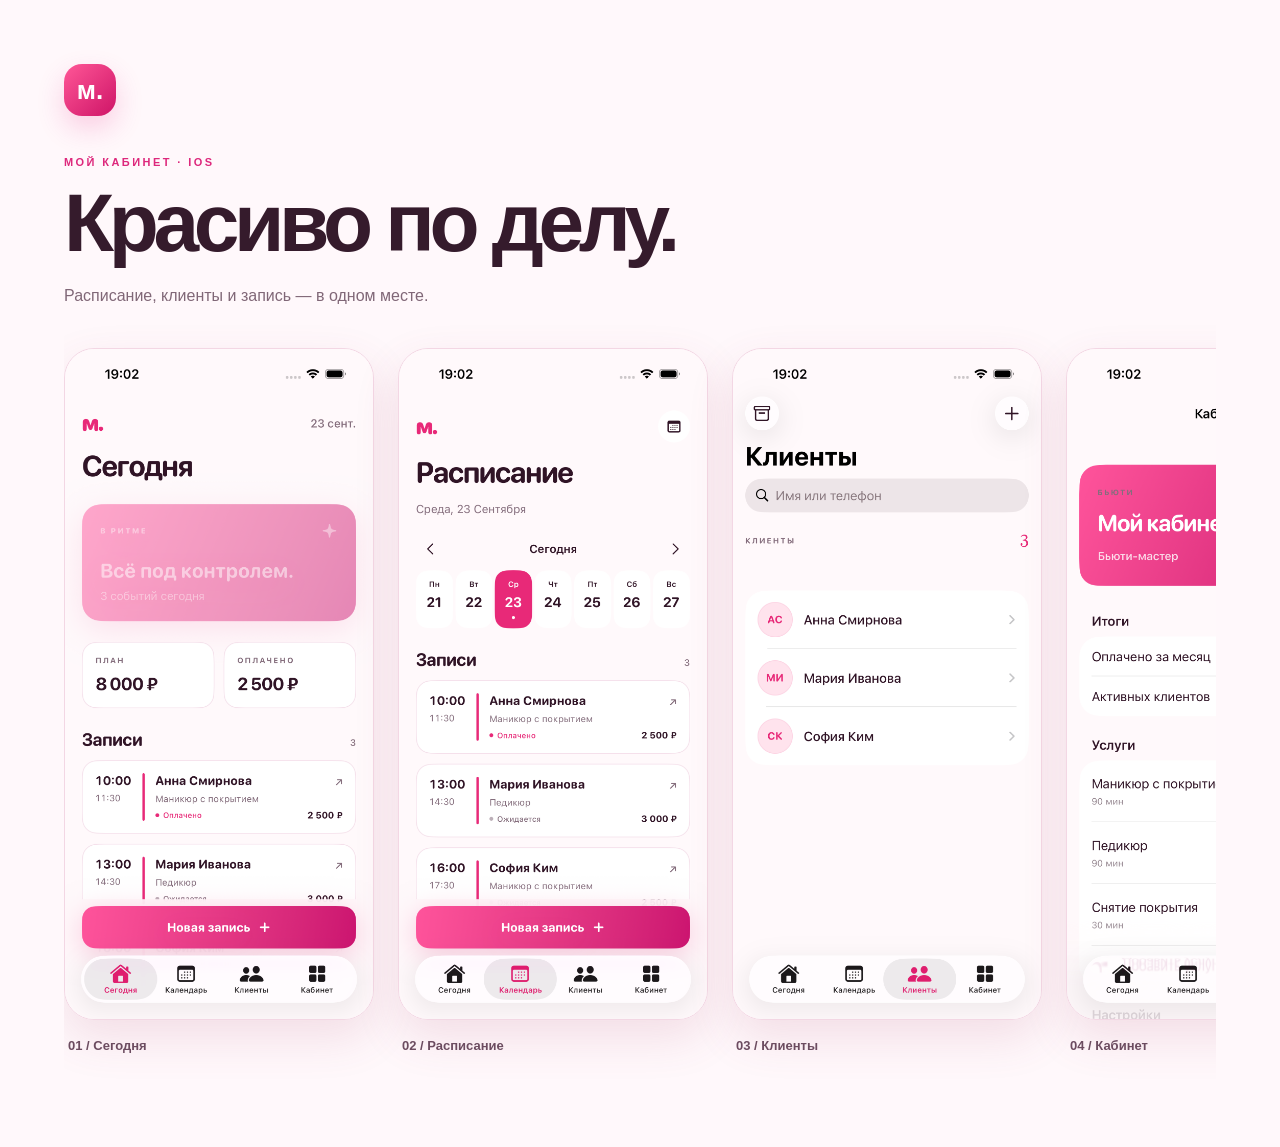
<file: Screenshots/index.html>
<!doctype html>
<html lang="ru">
<meta charset="utf-8">
<meta name="viewport" content="width=device-width,initial-scale=1">
<title>Мой кабинет — экраны приложения</title>
<style>
  :root{color-scheme:light}
  *{box-sizing:border-box}
  body{margin:0;background:#fff8fb;color:#351b2c;font:16px/1.5 -apple-system,BlinkMacSystemFont,"Segoe UI",sans-serif}
  main{max-width:1510px;margin:auto;padding:clamp(28px,5vw,72px)}
  .mark{display:inline-grid;place-items:center;width:52px;height:52px;border-radius:18px;background:linear-gradient(135deg,#ff5797,#ce1467);color:#fff;font-size:26px;font-weight:800;box-shadow:0 12px 28px #e21c7a30}
  .eyebrow{margin:38px 0 10px;color:#dd287c;font-size:11px;font-weight:800;letter-spacing:.22em;text-transform:uppercase}
  h1{margin:0;max-width:760px;font-size:clamp(42px,7vw,82px);line-height:1.02;letter-spacing:-.065em}
  p{margin:20px 0 8px;color:#806777}
  .screens{display:flex;gap:24px;overflow-x:auto;padding:32px 0 12px;scroll-snap-type:x proximity}
  figure{margin:0;flex:0 0 clamp(245px,25vw,310px);scroll-snap-align:start}
  img{width:100%;display:block;border-radius:30px;border:1px solid #f3d7e4;box-shadow:0 18px 45px #ab456523}
  figcaption{padding:16px 4px;font-size:13px;font-weight:700;color:#6c4c60}
  a{color:inherit}
</style>
<main>
  <div class="mark" aria-hidden="true">м.</div>
  <div class="eyebrow">Мой кабинет · iOS</div>
  <h1>Красиво по делу.</h1>
  <p>Расписание, клиенты и запись — в одном месте.</p>
  <div class="screens">
    <figure><a href="01-today.png"><img src="01-today.png" alt="Сегодня"></a><figcaption>01 / Сегодня</figcaption></figure>
    <figure><a href="02-calendar.png"><img src="02-calendar.png" alt="Календарь"></a><figcaption>02 / Расписание</figcaption></figure>
    <figure><a href="03-clients.png"><img src="03-clients.png" alt="Клиенты"></a><figcaption>03 / Клиенты</figcaption></figure>
    <figure><a href="04-cabinet.png"><img src="04-cabinet.png" alt="Кабинет"></a><figcaption>04 / Кабинет</figcaption></figure>
    <figure><a href="05-booking.png"><img src="05-booking.png" alt="Создание записи"></a><figcaption>05 / Новая запись</figcaption></figure>
    <figure><a href="06-account.png"><img src="06-account.png" alt="Вход в аккаунт"></a><figcaption>06 / Аккаунт</figcaption></figure>
  </div>
</main>
</html>
</file>
